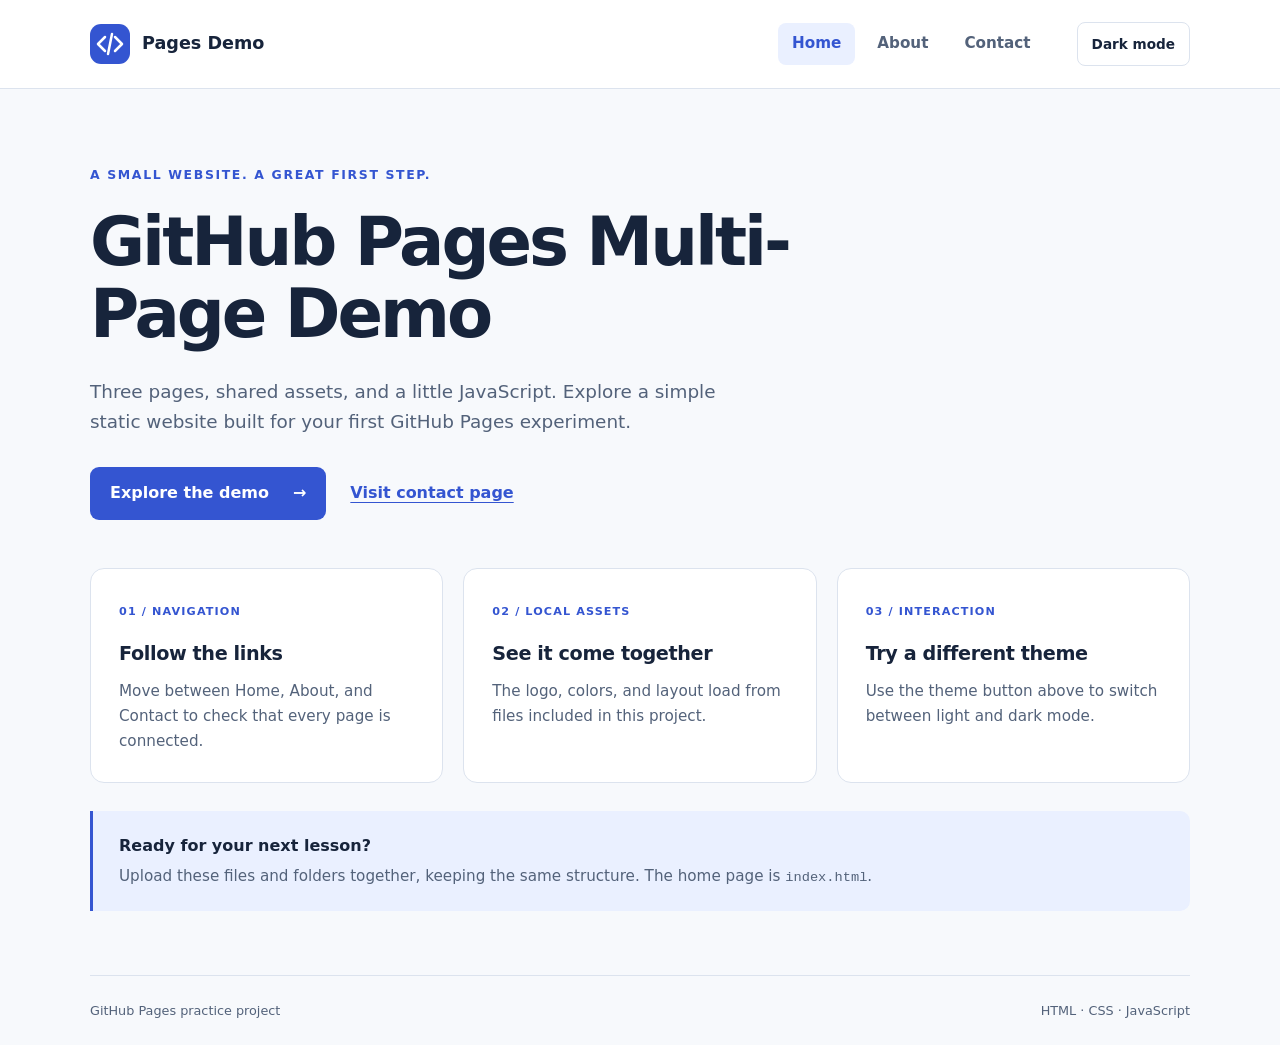
<file: index.html>
<!DOCTYPE html>
<html lang="en">
<head>
  <meta charset="UTF-8">
  <meta name="viewport" content="width=device-width, initial-scale=1">
  <meta name="description" content="A simple, local-first website for practicing GitHub Pages.">
  <title>Home | GitHub Pages Demo</title>
  <link rel="stylesheet" href="css/style.css">
  <script src="js/script.js" defer></script>
</head>
<body>
  <a class="skip-link" href="#main">Skip to content</a>
  <header class="site-header">
    <div class="container header-inner">
      <a class="brand" href="index.html"><img src="images/logo.svg" alt="" width="40" height="40"><span>Pages Demo</span></a>
      <nav aria-label="Main navigation">
        <a href="index.html" aria-current="page">Home</a>
        <a href="about.html">About</a>
        <a href="contact.html">Contact</a>
      </nav>
      <button class="theme-toggle" type="button" aria-pressed="false" hidden>Dark mode</button>
    </div>
  </header>
  <main id="main" class="container">
    <section class="hero">
      <p class="eyebrow">A small website. A great first step.</p>
      <h1>GitHub Pages Multi-Page Demo</h1>
      <p class="lead">Three pages, shared assets, and a little JavaScript. Explore a simple static website built for your first GitHub Pages experiment.</p>
      <div class="actions"><a class="button" href="about.html">Explore the demo <span aria-hidden="true">&rarr;</span></a><a class="text-link" href="contact.html">Visit contact page</a></div>
    </section>
    <section class="cards" aria-label="What to test">
      <article class="card"><span class="step">01 / NAVIGATION</span><h2>Follow the links</h2><p>Move between Home, About, and Contact to check that every page is connected.</p></article>
      <article class="card"><span class="step">02 / LOCAL ASSETS</span><h2>See it come together</h2><p>The logo, colors, and layout load from files included in this project.</p></article>
      <article class="card"><span class="step">03 / INTERACTION</span><h2>Try a different theme</h2><p>Use the theme button above to switch between light and dark mode.</p></article>
    </section>
    <aside class="note"><strong>Ready for your next lesson?</strong><p>Upload these files and folders together, keeping the same structure. The home page is <code>index.html</code>.</p></aside>
  </main>
  <footer class="container site-footer"><span>GitHub Pages practice project</span><span>HTML &middot; CSS &middot; JavaScript</span></footer>
</body>
</html>
</file>
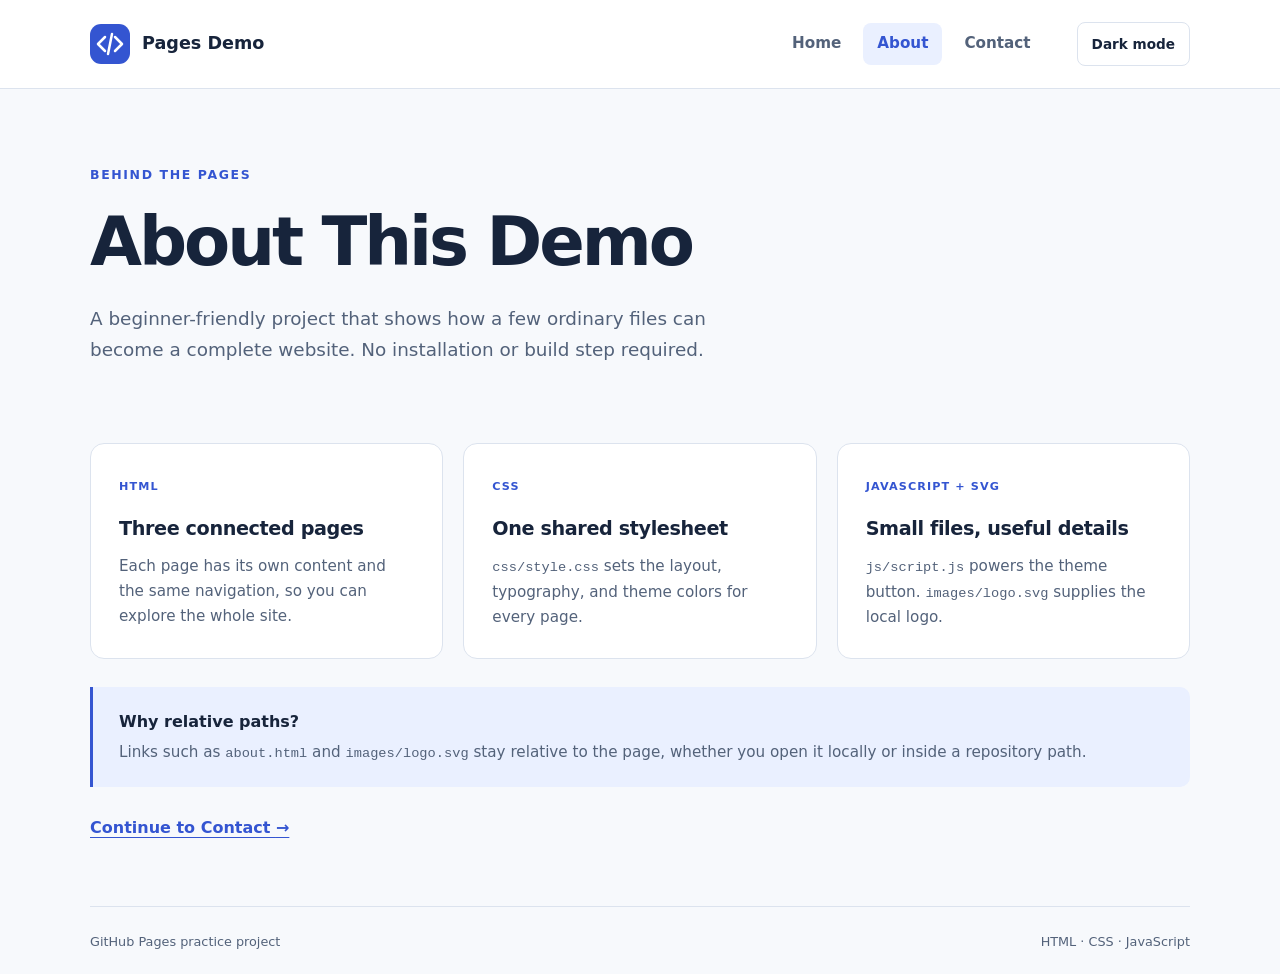
<file: about.html>
<!DOCTYPE html>
<html lang="en">
<head>
  <meta charset="UTF-8">
  <meta name="viewport" content="width=device-width, initial-scale=1">
  <meta name="description" content="Learn how the pages and local assets in this static demo fit together.">
  <title>About | GitHub Pages Demo</title>
  <link rel="stylesheet" href="css/style.css">
  <script src="js/script.js" defer></script>
</head>
<body>
  <a class="skip-link" href="#main">Skip to content</a>
  <header class="site-header">
    <div class="container header-inner">
      <a class="brand" href="index.html"><img src="images/logo.svg" alt="" width="40" height="40"><span>Pages Demo</span></a>
      <nav aria-label="Main navigation">
        <a href="index.html">Home</a>
        <a href="about.html" aria-current="page">About</a>
        <a href="contact.html">Contact</a>
      </nav>
      <button class="theme-toggle" type="button" aria-pressed="false" hidden>Dark mode</button>
    </div>
  </header>
  <main id="main" class="container">
    <section class="hero">
      <p class="eyebrow">Behind the pages</p>
      <h1>About This Demo</h1>
      <p class="lead">A beginner-friendly project that shows how a few ordinary files can become a complete website. No installation or build step required.</p>
    </section>
    <section class="cards" aria-label="Project ingredients">
      <article class="card"><span class="step">HTML</span><h2>Three connected pages</h2><p>Each page has its own content and the same navigation, so you can explore the whole site.</p></article>
      <article class="card"><span class="step">CSS</span><h2>One shared stylesheet</h2><p><code>css/style.css</code> sets the layout, typography, and theme colors for every page.</p></article>
      <article class="card"><span class="step">JAVASCRIPT + SVG</span><h2>Small files, useful details</h2><p><code>js/script.js</code> powers the theme button. <code>images/logo.svg</code> supplies the local logo.</p></article>
    </section>
    <aside class="note"><strong>Why relative paths?</strong><p>Links such as <code>about.html</code> and <code>images/logo.svg</code> stay relative to the page, whether you open it locally or inside a repository path.</p></aside>
    <div class="page-next"><a class="text-link" href="contact.html">Continue to Contact <span aria-hidden="true">&rarr;</span></a></div>
  </main>
  <footer class="container site-footer"><span>GitHub Pages practice project</span><span>HTML &middot; CSS &middot; JavaScript</span></footer>
</body>
</html>
</file>
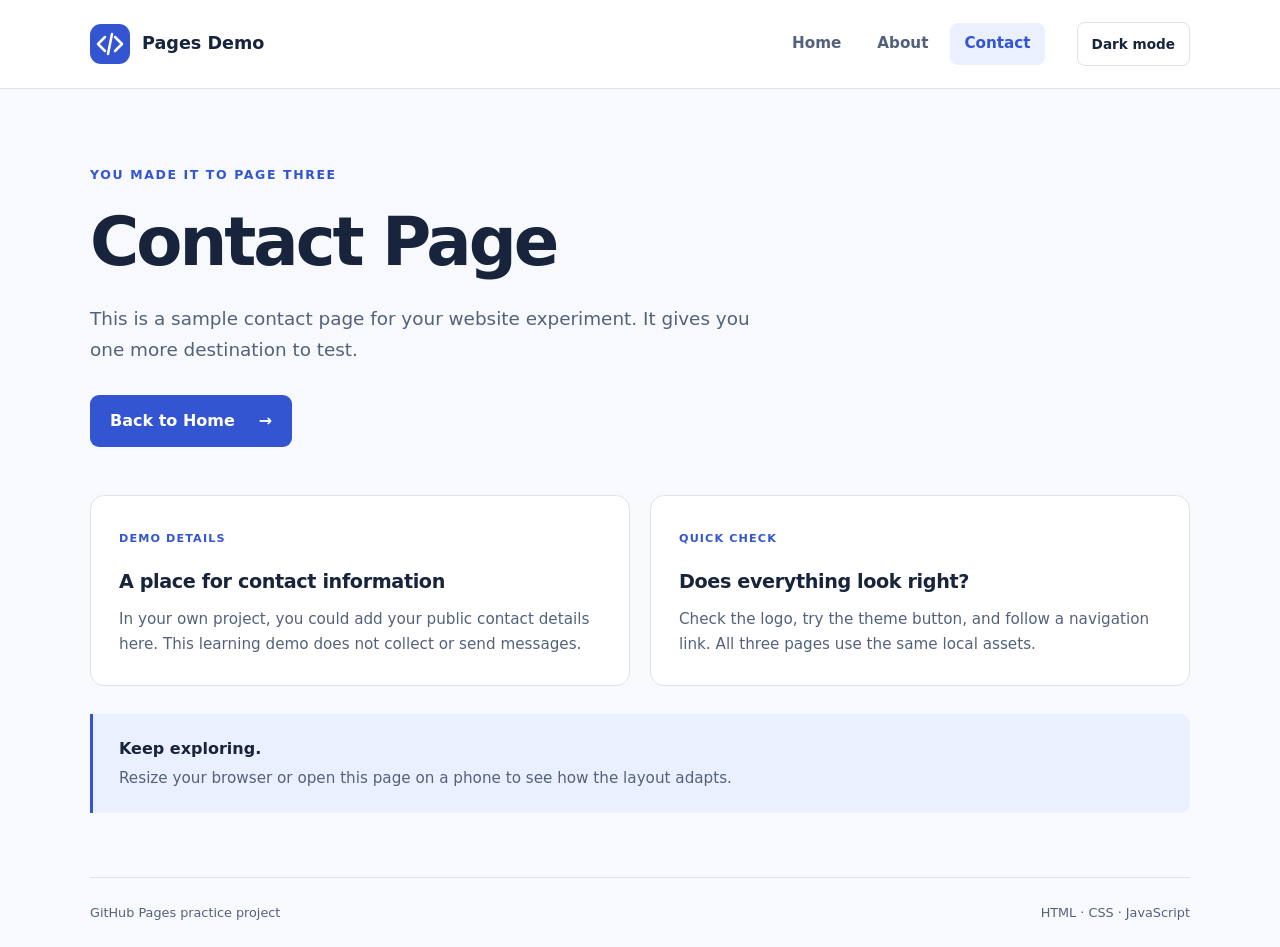
<file: contact.html>
<!DOCTYPE html>
<html lang="en">
<head>
  <meta charset="UTF-8">
  <meta name="viewport" content="width=device-width, initial-scale=1">
  <meta name="description" content="The contact page of a beginner-friendly GitHub Pages practice website.">
  <title>Contact | GitHub Pages Demo</title>
  <link rel="stylesheet" href="css/style.css">
  <script src="js/script.js" defer></script>
</head>
<body>
  <a class="skip-link" href="#main">Skip to content</a>
  <header class="site-header">
    <div class="container header-inner">
      <a class="brand" href="index.html"><img src="images/logo.svg" alt="" width="40" height="40"><span>Pages Demo</span></a>
      <nav aria-label="Main navigation">
        <a href="index.html">Home</a>
        <a href="about.html">About</a>
        <a href="contact.html" aria-current="page">Contact</a>
      </nav>
      <button class="theme-toggle" type="button" aria-pressed="false" hidden>Dark mode</button>
    </div>
  </header>
  <main id="main" class="container">
    <section class="hero">
      <p class="eyebrow">You made it to page three</p>
      <h1>Contact Page</h1>
      <p class="lead">This is a sample contact page for your website experiment. It gives you one more destination to test.</p>
      <a class="button" href="index.html">Back to Home <span aria-hidden="true">&rarr;</span></a>
    </section>
    <section class="cards two-columns" aria-label="Contact page details">
      <article class="card"><span class="step">DEMO DETAILS</span><h2>A place for contact information</h2><p>In your own project, you could add your public contact details here. This learning demo does not collect or send messages.</p></article>
      <article class="card"><span class="step">QUICK CHECK</span><h2>Does everything look right?</h2><p>Check the logo, try the theme button, and follow a navigation link. All three pages use the same local assets.</p></article>
    </section>
    <aside class="note"><strong>Keep exploring.</strong><p>Resize your browser or open this page on a phone to see how the layout adapts.</p></aside>
  </main>
  <footer class="container site-footer"><span>GitHub Pages practice project</span><span>HTML &middot; CSS &middot; JavaScript</span></footer>
</body>
</html>
</file>
<file: css/style.css>
:root {
  color-scheme: light;
  --background: #f7f9fc;
  --surface: #ffffff;
  --text: #17243b;
  --muted: #53627a;
  --border: #dce3ee;
  --accent: #3455d1;
  --accent-soft: #eaf0ff;
  --button-text: #ffffff;
}

:root[data-theme="dark"] {
  color-scheme: dark;
  --background: #101827;
  --surface: #182338;
  --text: #f0f4ff;
  --muted: #b1bed5;
  --border: #33415a;
  --accent: #a4b7ff;
  --accent-soft: #222f50;
  --button-text: #101827;
}

* { box-sizing: border-box; }
body { margin: 0; background: var(--background); color: var(--text); font-family: system-ui, -apple-system, BlinkMacSystemFont, "Segoe UI", sans-serif; line-height: 1.65; }
a { color: var(--accent); text-underline-offset: 4px; }
button, a { -webkit-tap-highlight-color: transparent; }
a:focus-visible, button:focus-visible { outline: 3px solid var(--accent); outline-offset: 5px; }
[hidden] { display: none !important; }
.container { width: min(1100px, calc(100% - 48px)); margin-inline: auto; }
.site-header { background: var(--surface); border-bottom: 1px solid var(--border); }
.header-inner { min-height: 88px; display: flex; align-items: center; gap: 32px; }
.brand { display: inline-flex; align-items: center; gap: 12px; color: var(--text); text-decoration: none; font-size: 1.1rem; font-weight: 750; white-space: nowrap; }
.brand img { display: block; }
nav { display: flex; gap: 8px; margin-left: auto; }
nav a { color: var(--muted); padding: 8px 14px; text-decoration: none; border-radius: 8px; font-size: .95rem; font-weight: 600; }
nav a:hover, nav a[aria-current="page"] { color: var(--accent); background: var(--accent-soft); }
.theme-toggle { border: 1px solid var(--border); border-radius: 8px; background: var(--surface); color: var(--text); padding: 10px 14px; font: inherit; font-size: .85rem; font-weight: 650; cursor: pointer; white-space: nowrap; }
.theme-toggle:hover { border-color: var(--accent); }
.hero { padding: 76px 0 48px; max-width: 820px; }
.eyebrow { color: var(--accent); font-size: .78rem; font-weight: 750; letter-spacing: .13em; text-transform: uppercase; margin: 0 0 20px; }
h1 { font-size: clamp(2.4rem, 5.5vw, 4.2rem); letter-spacing: -.045em; line-height: 1.08; margin: 0 0 26px; max-width: 800px; }
.lead { font-size: 1.15rem; color: var(--muted); max-width: 680px; margin: 0 0 30px; }
.actions { display: flex; align-items: center; flex-wrap: wrap; gap: 24px; }
.button { display: inline-flex; align-items: center; gap: 24px; background: var(--accent); color: var(--button-text); border-radius: 9px; padding: 13px 20px; text-decoration: none; font-weight: 650; }
.button:hover { filter: brightness(.92); }
.text-link { font-weight: 650; }
.cards { display: grid; grid-template-columns: repeat(3, minmax(0, 1fr)); gap: 20px; }
.two-columns { grid-template-columns: repeat(2, minmax(0, 1fr)); }
.card { padding: 28px; border: 1px solid var(--border); border-radius: 14px; background: var(--surface); }
.step { color: var(--accent); font-size: .7rem; font-weight: 750; letter-spacing: .1em; }
h2 { font-size: 1.2rem; line-height: 1.35; margin: 18px 0 12px; letter-spacing: -.02em; }
.card p { color: var(--muted); margin: 0; font-size: .95rem; }
code { font-size: .9em; overflow-wrap: anywhere; }
.note { background: var(--accent-soft); border-left: 3px solid var(--accent); border-radius: 0 10px 10px 0; margin-top: 28px; padding: 22px 26px; }
.note p { margin: 4px 0 0; color: var(--muted); font-size: .95rem; }
.page-next { margin-top: 28px; }
.site-footer { display: flex; justify-content: space-between; flex-wrap: wrap; gap: 10px; margin-top: 64px; padding-block: 24px; border-top: 1px solid var(--border); color: var(--muted); font-size: .8rem; }
.skip-link { position: absolute; top: 8px; left: 12px; padding: 8px 16px; background: var(--surface); z-index: 1; transform: translateY(-160%); }
.skip-link:focus { transform: translateY(0); }

@media (max-width: 720px) {
  .container { width: calc(100% - 32px); }
  .header-inner { flex-wrap: wrap; gap: 16px; padding-block: 18px; }
  .brand { margin-right: auto; }
  nav { order: 3; width: 100%; margin: 0; }
  nav a { flex: 1; text-align: center; }
  .hero { padding: 48px 0 32px; }
  .lead { font-size: 1.05rem; }
  .cards, .two-columns { grid-template-columns: 1fr; gap: 14px; }
  .card { padding: 24px; }
  .site-footer { margin-top: 40px; }
}
</file>
